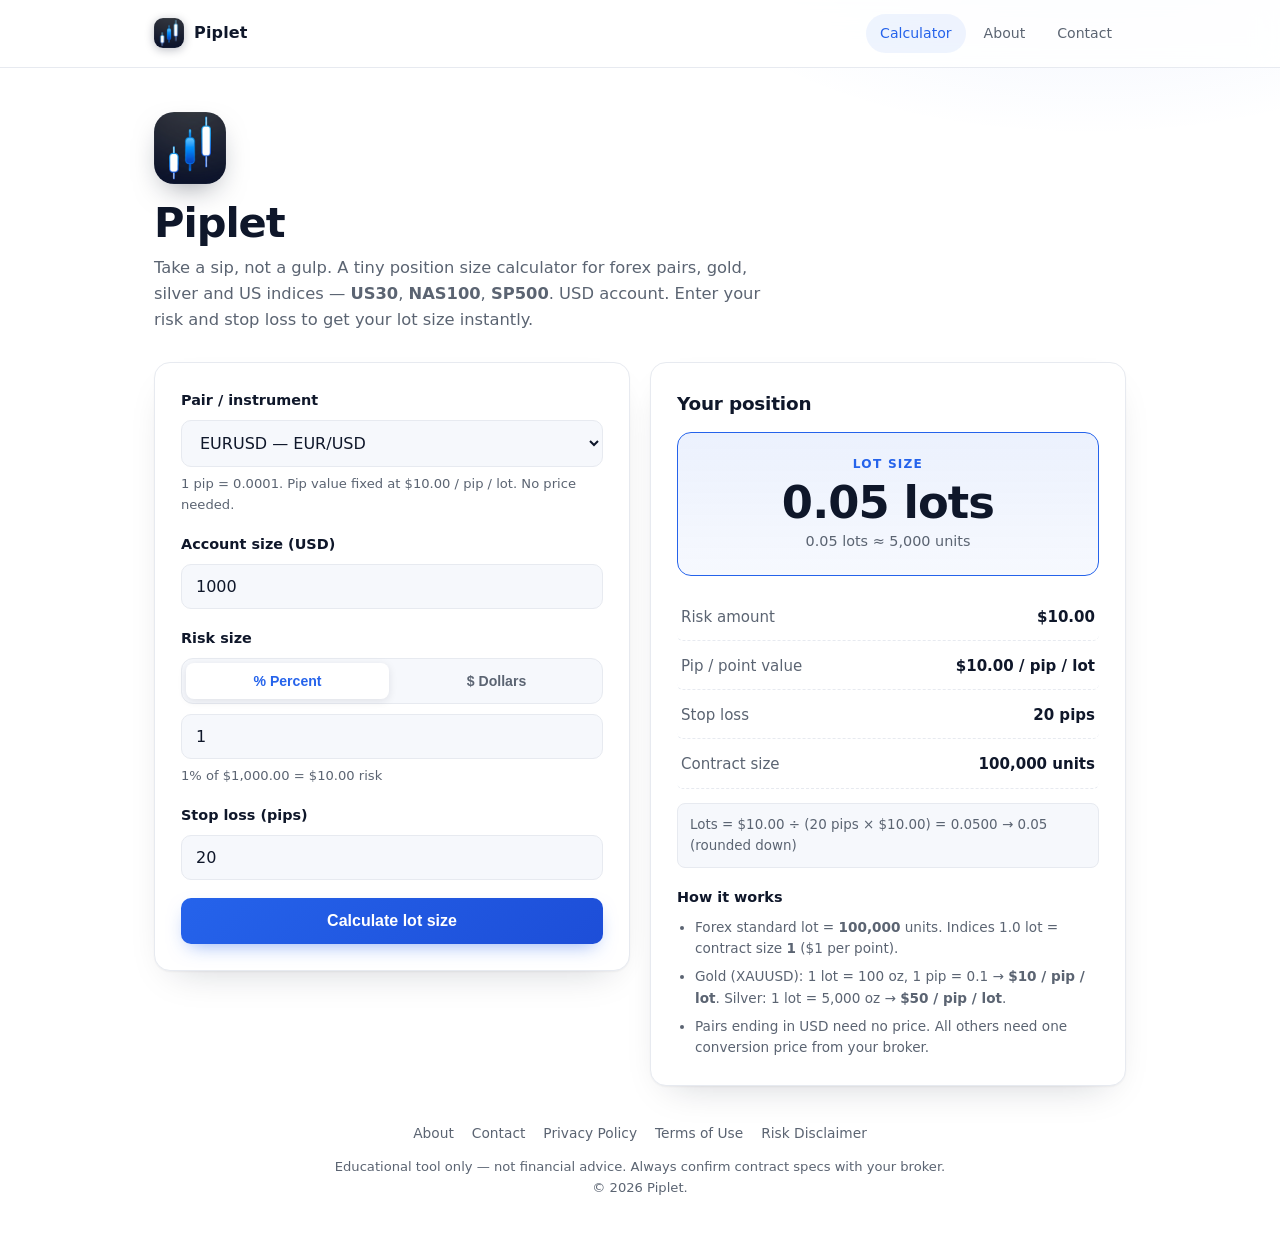
<file: index.html>
<!DOCTYPE html>
<html lang="en">
<head>
  <meta charset="UTF-8" />
  <meta name="viewport" content="width=device-width, initial-scale=1.0" />
  <meta name="description" content="Piplet — a tiny, friendly position size calculator for forex pairs, gold, silver and US indices (US30, NAS100, SP500)." />
  <title>Piplet — Position Size Calculator</title>
  <link rel="stylesheet" href="styles.css" />
  <link rel="icon" type="image/png" sizes="32x32" href="assets/favicon-32.png" />
  <link rel="icon" type="image/png" sizes="16x16" href="assets/favicon-16.png" />
  <link rel="apple-touch-icon" sizes="180x180" href="assets/apple-touch-icon.png" />
  <meta property="og:image" content="assets/piplet-logo-512.png" />
</head>
<body>
  <header class="topbar">
    <div class="topbar-inner">
      <a class="logo" href="index.html"><img class="logo-mark" src="assets/piplet-icon-64.png" alt="" width="30" height="30" />Piplet</a>
      <nav class="topnav" aria-label="Site">
        <a href="index.html" class="active">Calculator</a>
        <a href="about.html">About</a>
        <a href="contact.html">Contact</a>
      </nav>
    </div>
  </header>

  <main class="wrap">
    <section class="intro">
      <img class="hero-logo" src="assets/piplet-icon-192.png" alt="Piplet logo" width="72" height="72" />
      <h1>Piplet</h1>
      <p>Take a sip, not a gulp. A tiny position size calculator for forex pairs, gold, silver and US indices — <strong>US30</strong>, <strong>NAS100</strong>, <strong>SP500</strong>. USD account. Enter your risk and stop loss to get your lot size instantly.</p>
    </section>

    <div class="layout">
      <form class="card form" id="calc-form" novalidate>
        <div class="field">
          <label for="pair">Pair / instrument</label>
          <select id="pair" required></select>
          <p class="hint" id="pair-hint"></p>
        </div>

        <div class="field">
          <label for="account">Account size (USD)</label>
          <input id="account" type="number" min="0" step="any" value="1000" placeholder="e.g. 1000" required />
        </div>

        <div class="field">
          <label>Risk size</label>
          <div class="segmented" role="tablist" aria-label="Risk mode">
            <button type="button" id="mode-pct" class="seg active" aria-pressed="true">% Percent</button>
            <button type="button" id="mode-cash" class="seg" aria-pressed="false">$ Dollars</button>
          </div>
          <input id="risk" type="number" min="0" step="any" value="1" placeholder="e.g. 1" required />
          <p class="hint" id="risk-hint">1% of $1,000 = $10.00 risk</p>
        </div>

        <div class="field">
          <label for="sl" id="sl-label">Stop loss (pips)</label>
          <input id="sl" type="number" min="0" step="any" value="20" placeholder="e.g. 20" required />
        </div>

        <div class="field" id="price-wrap" hidden>
          <label for="price" id="price-label">Current price</label>
          <input id="price" type="number" min="0" step="any" placeholder="e.g. 150.00" />
          <p class="hint" id="price-hint"></p>
        </div>

        <button type="submit" class="btn">Calculate lot size</button>
        <p class="error" id="error" role="alert" hidden></p>
      </form>

      <section class="card results" aria-live="polite">
        <h2>Your position</h2>
        <div class="result-main" id="result-main">
          <span class="result-label">Lot size</span>
          <strong class="result-lots" id="out-lots">—</strong>
          <span class="result-units" id="out-units"></span>
        </div>
        <dl class="kv">
          <div><dt>Risk amount</dt><dd id="out-risk">$—</dd></div>
          <div><dt>Pip / point value</dt><dd id="out-pip">—</dd></div>
          <div><dt>Stop loss</dt><dd id="out-sl">—</dd></div>
          <div><dt>Contract size</dt><dd id="out-contract">—</dd></div>
        </dl>
        <p class="formula" id="out-formula"></p>
        <p class="warn" id="out-warn" hidden></p>
        <div class="notes">
          <h3>How it works</h3>
          <ul>
            <li>Forex standard lot = <strong>100,000</strong> units. Indices 1.0 lot = contract size <strong>1</strong> ($1 per point).</li>
            <li>Gold (XAUUSD): 1 lot = 100 oz, 1 pip = 0.1 → <strong>$10 / pip / lot</strong>. Silver: 1 lot = 5,000 oz → <strong>$50 / pip / lot</strong>.</li>
            <li>Pairs ending in USD need no price. All others need one conversion price from your broker.</li>
          </ul>
        </div>
      </section>
    </div>

    <footer class="foot">
      <nav class="foot-links" aria-label="Legal">
        <a href="about.html">About</a>
        <a href="contact.html">Contact</a>
        <a href="privacy.html">Privacy Policy</a>
        <a href="terms.html">Terms of Use</a>
        <a href="disclaimer.html">Risk Disclaimer</a>
      </nav>
      <p>Educational tool only — not financial advice. Always confirm contract specs with your broker.</p>
      <p class="foot-copy">&copy; <span id="year"></span> Piplet.</p>
    </footer>
  </main>

  <script>document.getElementById("year").textContent = new Date().getFullYear();</script>

  <script src="app.js"></script>
</body>
</html>
</file>
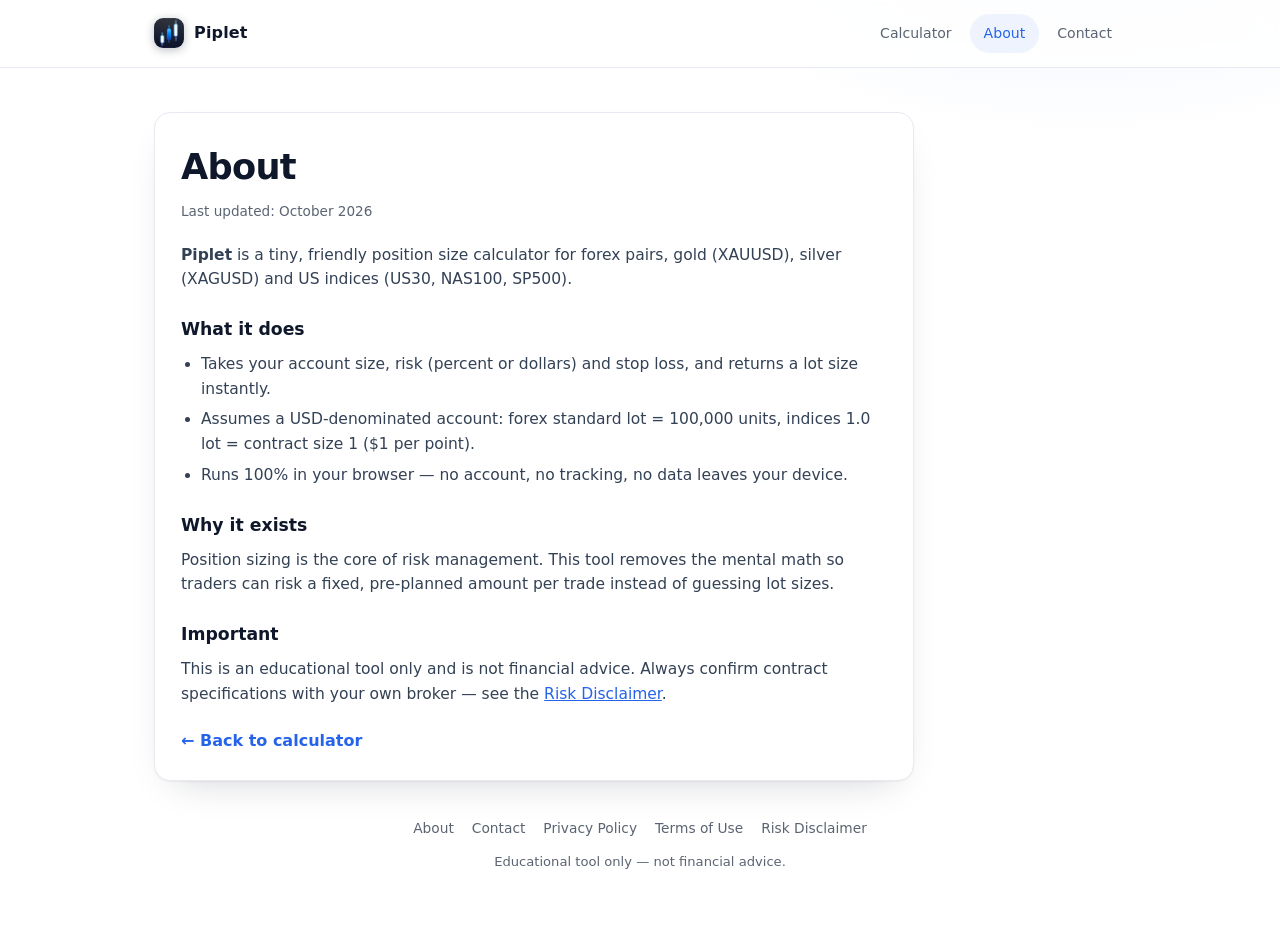
<file: about.html>
<!DOCTYPE html>
<html lang="en">
<head>
  <meta charset="UTF-8" />
  <meta name="viewport" content="width=device-width, initial-scale=1.0" />
  <meta name="description" content="About Piplet — a tiny, friendly position size tool for forex, gold, silver and US indices." />
  <title>About — Piplet</title>
  <link rel="stylesheet" href="styles.css" />
  <link rel="icon" type="image/png" sizes="32x32" href="assets/favicon-32.png" />
  <link rel="icon" type="image/png" sizes="16x16" href="assets/favicon-16.png" />
  <link rel="apple-touch-icon" sizes="180x180" href="assets/apple-touch-icon.png" />
</head>
<body>
  <header class="topbar">
    <div class="topbar-inner">
      <a class="logo" href="index.html"><img class="logo-mark" src="assets/piplet-icon-64.png" alt="" width="30" height="30" />Piplet</a>
      <nav class="topnav" aria-label="Site">
        <a href="index.html">Calculator</a>
        <a href="about.html" class="active">About</a>
        <a href="contact.html">Contact</a>
      </nav>
    </div>
  </header>
  <main class="wrap">
    <article class="card page">
      <h1>About</h1>
      <p class="updated">Last updated: October 2026</p>
      <p><strong>Piplet</strong> is a tiny, friendly position size calculator for forex pairs, gold (XAUUSD), silver (XAGUSD) and US indices (US30, NAS100, SP500).</p>
      <h2>What it does</h2>
      <ul>
        <li>Takes your account size, risk (percent or dollars) and stop loss, and returns a lot size instantly.</li>
        <li>Assumes a USD-denominated account: forex standard lot = 100,000 units, indices 1.0 lot = contract size 1 ($1 per point).</li>
        <li>Runs 100% in your browser — no account, no tracking, no data leaves your device.</li>
      </ul>
      <h2>Why it exists</h2>
      <p>Position sizing is the core of risk management. This tool removes the mental math so traders can risk a fixed, pre-planned amount per trade instead of guessing lot sizes.</p>
      <h2>Important</h2>
      <p>This is an educational tool only and is not financial advice. Always confirm contract specifications with your own broker — see the <a href="disclaimer.html">Risk Disclaimer</a>.</p>
      <a class="back" href="index.html">← Back to calculator</a>
    </article>
    <footer class="foot">
      <nav class="foot-links" aria-label="Legal">
        <a href="about.html">About</a>
        <a href="contact.html">Contact</a>
        <a href="privacy.html">Privacy Policy</a>
        <a href="terms.html">Terms of Use</a>
        <a href="disclaimer.html">Risk Disclaimer</a>
      </nav>
      <p>Educational tool only — not financial advice.</p>
    </footer>
  </main>
</body>
</html>
</file>
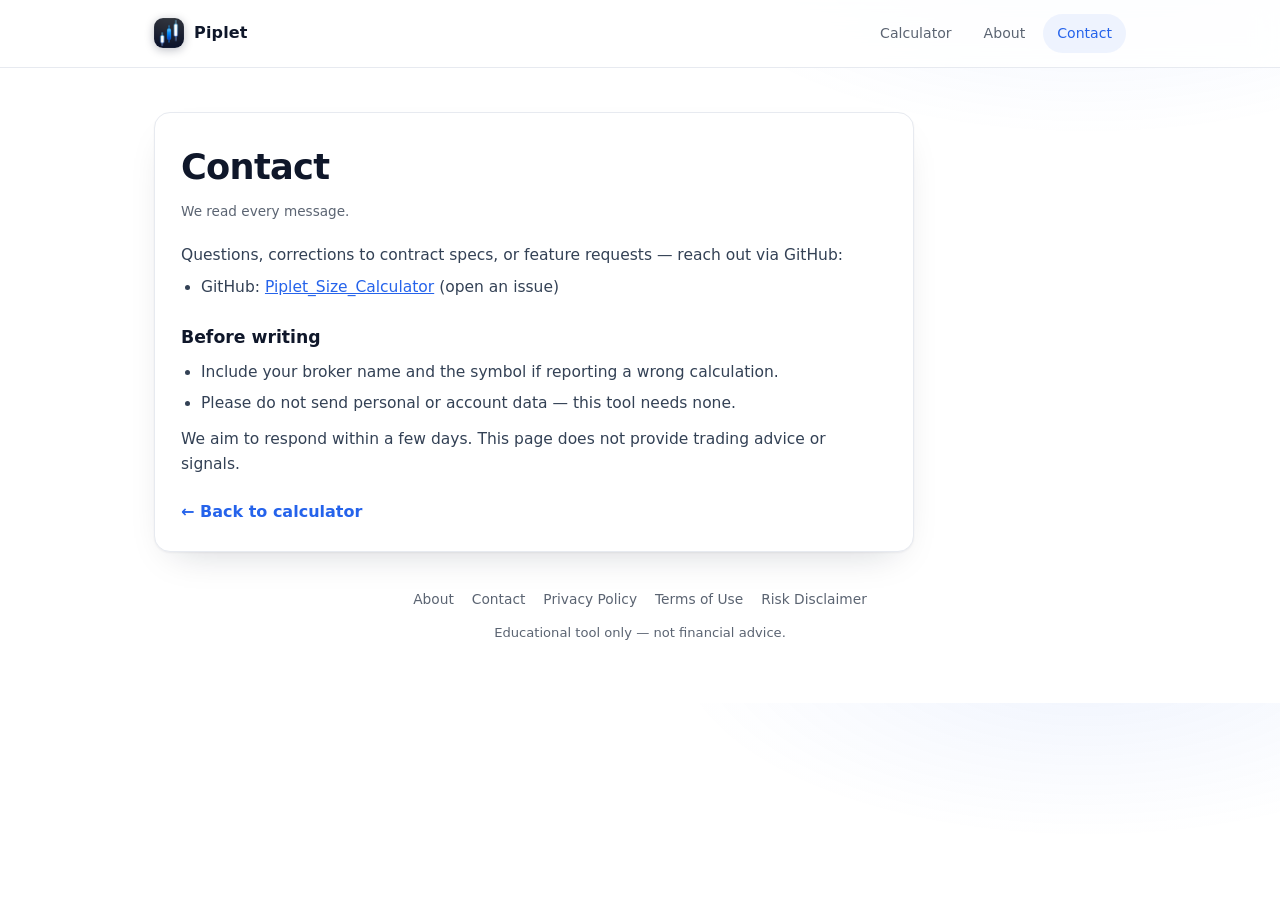
<file: contact.html>
<!DOCTYPE html>
<html lang="en">
<head>
  <meta charset="UTF-8" />
  <meta name="viewport" content="width=device-width, initial-scale=1.0" />
  <meta name="description" content="Contact Piplet." />
  <title>Contact — Piplet</title>
  <link rel="stylesheet" href="styles.css" />
  <link rel="icon" type="image/png" sizes="32x32" href="assets/favicon-32.png" />
  <link rel="icon" type="image/png" sizes="16x16" href="assets/favicon-16.png" />
  <link rel="apple-touch-icon" sizes="180x180" href="assets/apple-touch-icon.png" />
</head>
<body>
  <header class="topbar">
    <div class="topbar-inner">
      <a class="logo" href="index.html"><img class="logo-mark" src="assets/piplet-icon-64.png" alt="" width="30" height="30" />Piplet</a>
      <nav class="topnav" aria-label="Site">
        <a href="index.html">Calculator</a>
        <a href="about.html">About</a>
        <a href="contact.html" class="active">Contact</a>
      </nav>
    </div>
  </header>
  <main class="wrap">
    <article class="card page">
      <h1>Contact</h1>
      <p class="updated">We read every message.</p>
      <p>Questions, corrections to contract specs, or feature requests — reach out via GitHub:</p>
      <ul>
        <li>GitHub: <a href="https://github.com/GataLavApols/Piplet_Size_Calculator">Piplet_Size_Calculator</a> (open an issue)</li>
      </ul>
      <h2>Before writing</h2>
      <ul>
        <li>Include your broker name and the symbol if reporting a wrong calculation.</li>
        <li>Please do not send personal or account data — this tool needs none.</li>
      </ul>
      <p>We aim to respond within a few days. This page does not provide trading advice or signals.</p>
      <a class="back" href="index.html">← Back to calculator</a>
    </article>
    <footer class="foot">
      <nav class="foot-links" aria-label="Legal">
        <a href="about.html">About</a>
        <a href="contact.html">Contact</a>
        <a href="privacy.html">Privacy Policy</a>
        <a href="terms.html">Terms of Use</a>
        <a href="disclaimer.html">Risk Disclaimer</a>
      </nav>
      <p>Educational tool only — not financial advice.</p>
    </footer>
  </main>
</body>
</html>
</file>
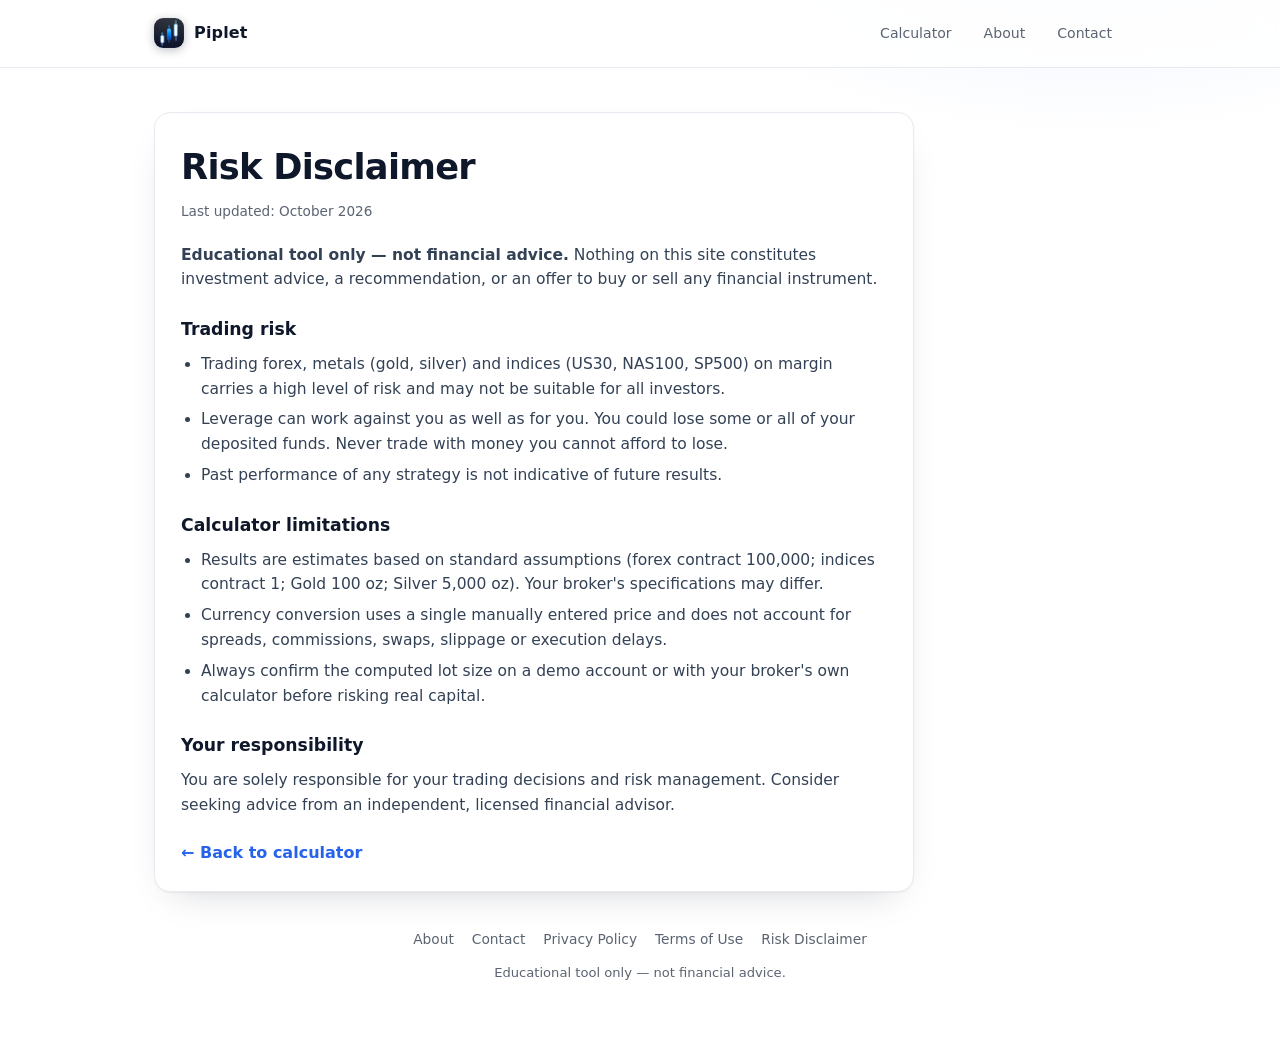
<file: disclaimer.html>
<!DOCTYPE html>
<html lang="en">
<head>
  <meta charset="UTF-8" />
  <meta name="viewport" content="width=device-width, initial-scale=1.0" />
  <meta name="description" content="Risk Disclaimer for Piplet. Trading forex, metals and indices involves substantial risk." />
  <title>Risk Disclaimer — Piplet</title>
  <link rel="stylesheet" href="styles.css" />
  <link rel="icon" type="image/png" sizes="32x32" href="assets/favicon-32.png" />
  <link rel="icon" type="image/png" sizes="16x16" href="assets/favicon-16.png" />
  <link rel="apple-touch-icon" sizes="180x180" href="assets/apple-touch-icon.png" />
</head>
<body>
  <header class="topbar">
    <div class="topbar-inner">
      <a class="logo" href="index.html"><img class="logo-mark" src="assets/piplet-icon-64.png" alt="" width="30" height="30" />Piplet</a>
      <nav class="topnav" aria-label="Site">
        <a href="index.html">Calculator</a>
        <a href="about.html">About</a>
        <a href="contact.html">Contact</a>
      </nav>
    </div>
  </header>
  <main class="wrap">
    <article class="card page">
      <h1>Risk Disclaimer</h1>
      <p class="updated">Last updated: October 2026</p>
      <p><strong>Educational tool only — not financial advice.</strong> Nothing on this site constitutes investment advice, a recommendation, or an offer to buy or sell any financial instrument.</p>
      <h2>Trading risk</h2>
      <ul>
        <li>Trading forex, metals (gold, silver) and indices (US30, NAS100, SP500) on margin carries a high level of risk and may not be suitable for all investors.</li>
        <li>Leverage can work against you as well as for you. You could lose some or all of your deposited funds. Never trade with money you cannot afford to lose.</li>
        <li>Past performance of any strategy is not indicative of future results.</li>
      </ul>
      <h2>Calculator limitations</h2>
      <ul>
        <li>Results are estimates based on standard assumptions (forex contract 100,000; indices contract 1; Gold 100 oz; Silver 5,000 oz). Your broker's specifications may differ.</li>
        <li>Currency conversion uses a single manually entered price and does not account for spreads, commissions, swaps, slippage or execution delays.</li>
        <li>Always confirm the computed lot size on a demo account or with your broker's own calculator before risking real capital.</li>
      </ul>
      <h2>Your responsibility</h2>
      <p>You are solely responsible for your trading decisions and risk management. Consider seeking advice from an independent, licensed financial advisor.</p>
      <a class="back" href="index.html">← Back to calculator</a>
    </article>
    <footer class="foot">
      <nav class="foot-links" aria-label="Legal">
        <a href="about.html">About</a>
        <a href="contact.html">Contact</a>
        <a href="privacy.html">Privacy Policy</a>
        <a href="terms.html">Terms of Use</a>
        <a href="disclaimer.html">Risk Disclaimer</a>
      </nav>
      <p>Educational tool only — not financial advice.</p>
    </footer>
  </main>
</body>
</html>
</file>
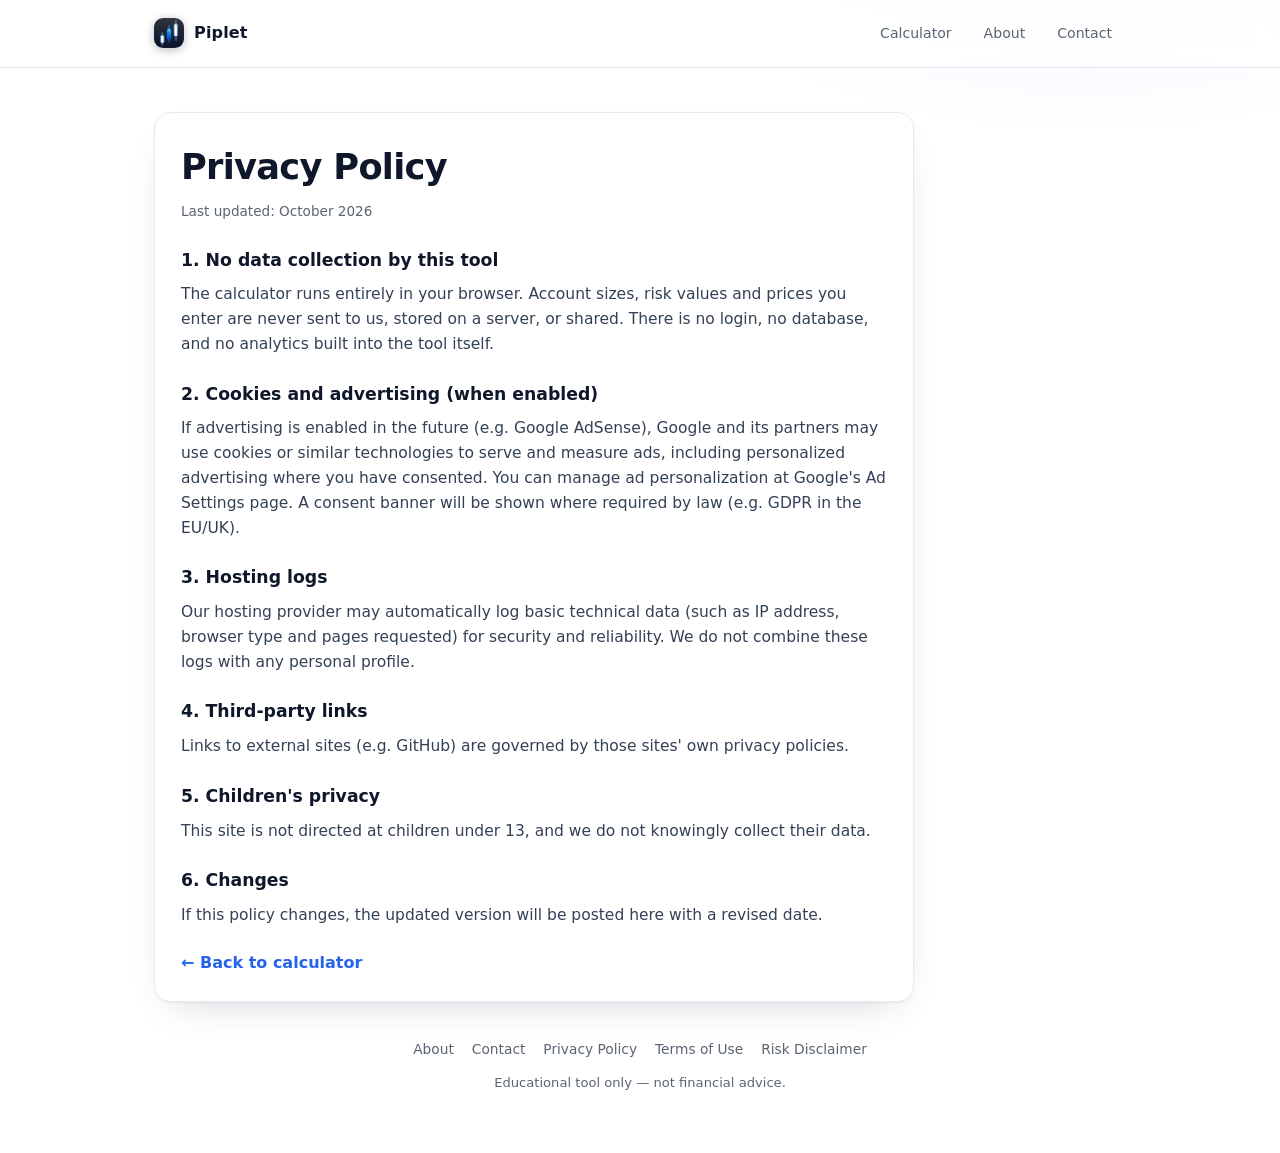
<file: privacy.html>
<!DOCTYPE html>
<html lang="en">
<head>
  <meta charset="UTF-8" />
  <meta name="viewport" content="width=device-width, initial-scale=1.0" />
  <meta name="description" content="Privacy Policy for Piplet." />
  <title>Privacy Policy — Piplet</title>
  <link rel="stylesheet" href="styles.css" />
  <link rel="icon" type="image/png" sizes="32x32" href="assets/favicon-32.png" />
  <link rel="icon" type="image/png" sizes="16x16" href="assets/favicon-16.png" />
  <link rel="apple-touch-icon" sizes="180x180" href="assets/apple-touch-icon.png" />
</head>
<body>
  <header class="topbar">
    <div class="topbar-inner">
      <a class="logo" href="index.html"><img class="logo-mark" src="assets/piplet-icon-64.png" alt="" width="30" height="30" />Piplet</a>
      <nav class="topnav" aria-label="Site">
        <a href="index.html">Calculator</a>
        <a href="about.html">About</a>
        <a href="contact.html">Contact</a>
      </nav>
    </div>
  </header>
  <main class="wrap">
    <article class="card page">
      <h1>Privacy Policy</h1>
      <p class="updated">Last updated: October 2026</p>
      <h2>1. No data collection by this tool</h2>
      <p>The calculator runs entirely in your browser. Account sizes, risk values and prices you enter are never sent to us, stored on a server, or shared. There is no login, no database, and no analytics built into the tool itself.</p>
      <h2>2. Cookies and advertising (when enabled)</h2>
      <p>If advertising is enabled in the future (e.g. Google AdSense), Google and its partners may use cookies or similar technologies to serve and measure ads, including personalized advertising where you have consented. You can manage ad personalization at Google's Ad Settings page. A consent banner will be shown where required by law (e.g. GDPR in the EU/UK).</p>
      <h2>3. Hosting logs</h2>
      <p>Our hosting provider may automatically log basic technical data (such as IP address, browser type and pages requested) for security and reliability. We do not combine these logs with any personal profile.</p>
      <h2>4. Third-party links</h2>
      <p>Links to external sites (e.g. GitHub) are governed by those sites' own privacy policies.</p>
      <h2>5. Children's privacy</h2>
      <p>This site is not directed at children under 13, and we do not knowingly collect their data.</p>
      <h2>6. Changes</h2>
      <p>If this policy changes, the updated version will be posted here with a revised date.</p>
      <a class="back" href="index.html">← Back to calculator</a>
    </article>
    <footer class="foot">
      <nav class="foot-links" aria-label="Legal">
        <a href="about.html">About</a>
        <a href="contact.html">Contact</a>
        <a href="privacy.html">Privacy Policy</a>
        <a href="terms.html">Terms of Use</a>
        <a href="disclaimer.html">Risk Disclaimer</a>
      </nav>
      <p>Educational tool only — not financial advice.</p>
    </footer>
  </main>
</body>
</html>
</file>
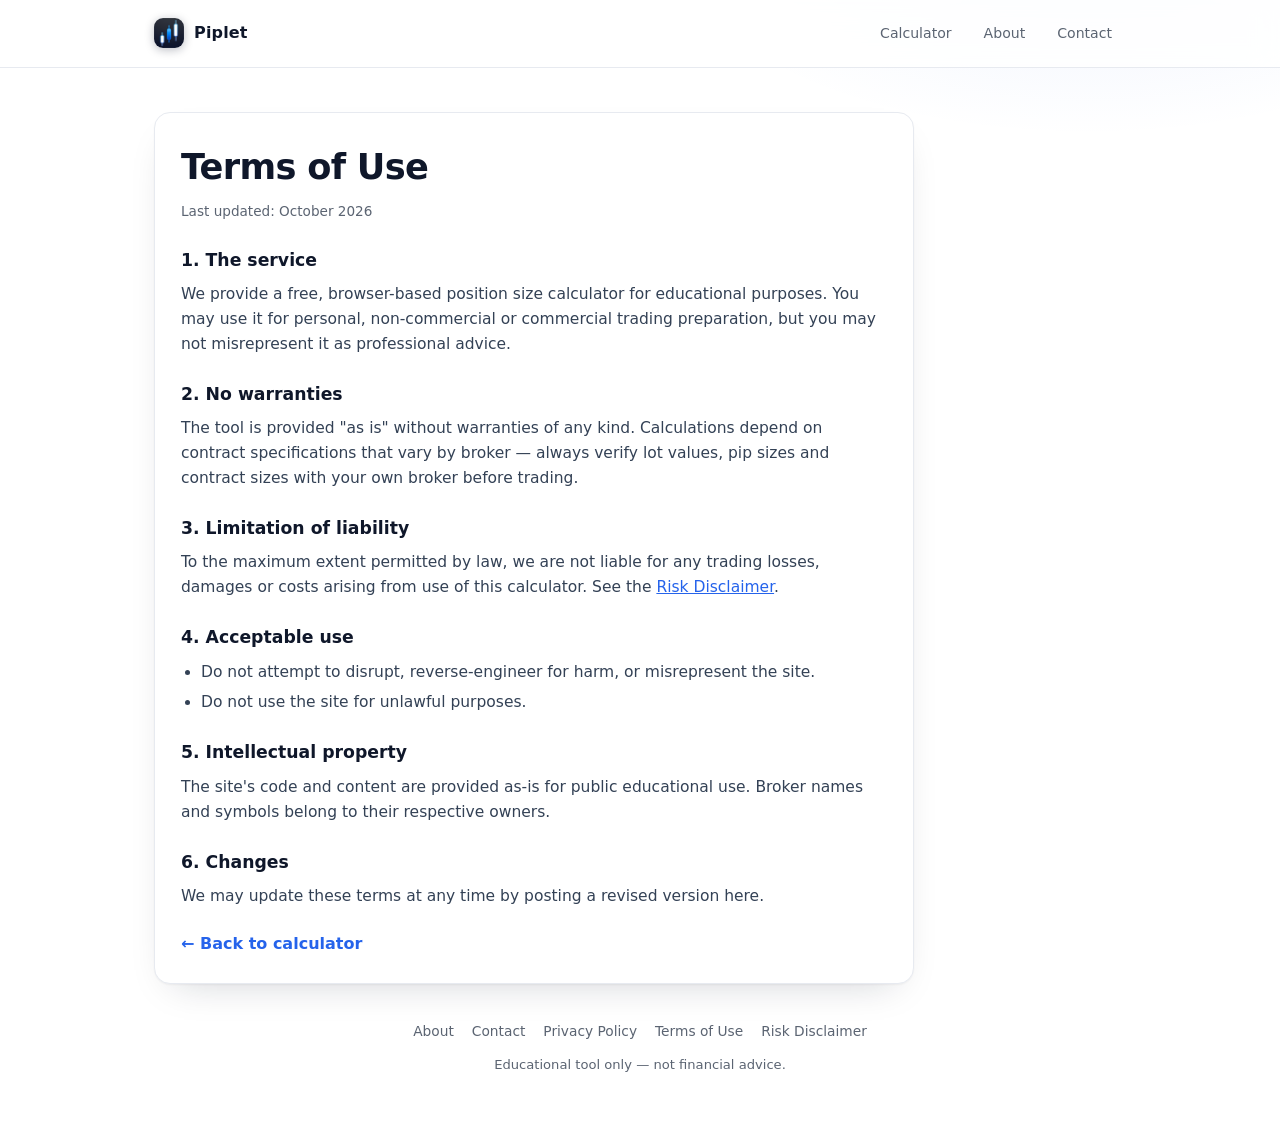
<file: terms.html>
<!DOCTYPE html>
<html lang="en">
<head>
  <meta charset="UTF-8" />
  <meta name="viewport" content="width=device-width, initial-scale=1.0" />
  <meta name="description" content="Terms of Use for Piplet." />
  <title>Terms of Use — Piplet</title>
  <link rel="stylesheet" href="styles.css" />
  <link rel="icon" type="image/png" sizes="32x32" href="assets/favicon-32.png" />
  <link rel="icon" type="image/png" sizes="16x16" href="assets/favicon-16.png" />
  <link rel="apple-touch-icon" sizes="180x180" href="assets/apple-touch-icon.png" />
</head>
<body>
  <header class="topbar">
    <div class="topbar-inner">
      <a class="logo" href="index.html"><img class="logo-mark" src="assets/piplet-icon-64.png" alt="" width="30" height="30" />Piplet</a>
      <nav class="topnav" aria-label="Site">
        <a href="index.html">Calculator</a>
        <a href="about.html">About</a>
        <a href="contact.html">Contact</a>
      </nav>
    </div>
  </header>
  <main class="wrap">
    <article class="card page">
      <h1>Terms of Use</h1>
      <p class="updated">Last updated: October 2026</p>
      <h2>1. The service</h2>
      <p>We provide a free, browser-based position size calculator for educational purposes. You may use it for personal, non-commercial or commercial trading preparation, but you may not misrepresent it as professional advice.</p>
      <h2>2. No warranties</h2>
      <p>The tool is provided "as is" without warranties of any kind. Calculations depend on contract specifications that vary by broker — always verify lot values, pip sizes and contract sizes with your own broker before trading.</p>
      <h2>3. Limitation of liability</h2>
      <p>To the maximum extent permitted by law, we are not liable for any trading losses, damages or costs arising from use of this calculator. See the <a href="disclaimer.html">Risk Disclaimer</a>.</p>
      <h2>4. Acceptable use</h2>
      <ul>
        <li>Do not attempt to disrupt, reverse-engineer for harm, or misrepresent the site.</li>
        <li>Do not use the site for unlawful purposes.</li>
      </ul>
      <h2>5. Intellectual property</h2>
      <p>The site's code and content are provided as-is for public educational use. Broker names and symbols belong to their respective owners.</p>
      <h2>6. Changes</h2>
      <p>We may update these terms at any time by posting a revised version here.</p>
      <a class="back" href="index.html">← Back to calculator</a>
    </article>
    <footer class="foot">
      <nav class="foot-links" aria-label="Legal">
        <a href="about.html">About</a>
        <a href="contact.html">Contact</a>
        <a href="privacy.html">Privacy Policy</a>
        <a href="terms.html">Terms of Use</a>
        <a href="disclaimer.html">Risk Disclaimer</a>
      </nav>
      <p>Educational tool only — not financial advice.</p>
    </footer>
  </main>
</body>
</html>
</file>
<file: styles.css>
/* Piplet — professional minimal, white + blue */
:root {
  --bg: #ffffff;
  --bg-soft: #f6f8fc;
  --card: #ffffff;
  --text: #0f172a;
  --muted: #5b6472;
  --border: #e7eaf0;
  --accent: #2563eb;
  --accent-dark: #1d4ed8;
  --accent-soft: rgba(37, 99, 235, 0.07);
  --radius: 16px;
  --radius-sm: 10px;
  --shadow: 0 1px 2px rgba(15, 23, 42, 0.05), 0 16px 38px -20px rgba(15, 23, 42, 0.22);
  --ease: cubic-bezier(0.22, 1, 0.36, 1);
}

* { box-sizing: border-box; margin: 0; padding: 0; }

html { scroll-behavior: smooth; }

body {
  background:
    radial-gradient(600px 280px at 85% -60px, rgba(37, 99, 235, 0.08), transparent 70%),
    var(--bg);
  color: var(--text);
  font-family: "Inter", system-ui, -apple-system, "Segoe UI", sans-serif;
  line-height: 1.6;
  -webkit-font-smoothing: antialiased;
}

a { color: inherit; }

/* ---------- Top bar ---------- */
.topbar {
  border-bottom: 1px solid var(--border);
  background: rgba(255, 255, 255, 0.82);
  backdrop-filter: blur(14px);
  -webkit-backdrop-filter: blur(14px);
  position: sticky;
  top: 0;
  z-index: 10;
}

.topbar-inner {
  max-width: 1020px;
  margin: 0 auto;
  padding: 14px 24px;
  display: flex;
  align-items: center;
  justify-content: space-between;
  gap: 16px;
}

.logo {
  font-weight: 700;
  letter-spacing: 0.01em;
  text-decoration: none;
  display: inline-flex;
  align-items: center;
  gap: 10px;
}
.logo-mark {
  width: 30px;
  height: 30px;
  border-radius: 9px;
  display: block;
  box-shadow: 0 2px 10px rgba(15, 23, 42, 0.28);
  transition: transform 0.25s var(--ease), box-shadow 0.25s var(--ease);
}
.logo:hover .logo-mark {
  transform: translateY(-1px) rotate(-3deg);
  box-shadow: 0 6px 16px rgba(37, 99, 235, 0.4);
}

.hero-logo {
  width: 72px;
  height: 72px;
  border-radius: 20px;
  display: block;
  margin-bottom: 16px;
  box-shadow: 0 12px 30px -12px rgba(15, 23, 42, 0.5);
  animation: logoIn 0.7s var(--ease) both;
}
@keyframes logoIn {
  from { opacity: 0; transform: scale(0.86) translateY(6px); }
  to { opacity: 1; transform: none; }
}

.topnav { display: flex; gap: 4px; }
.topnav a {
  text-decoration: none;
  font-size: 0.88rem;
  font-weight: 500;
  color: var(--muted);
  padding: 8px 14px;
  border-radius: 999px;
  transition: color 0.2s var(--ease), background 0.2s var(--ease);
}
.topnav a:hover { color: var(--text); background: var(--bg-soft); }
.topnav a.active { color: var(--accent); background: var(--accent-soft); }

/* ---------- Layout ---------- */
.wrap {
  max-width: 1020px;
  margin: 0 auto;
  padding: 44px 24px 60px;
  animation: pageIn 0.5s var(--ease) both;
}
@keyframes pageIn {
  from { opacity: 0; transform: translateY(10px); }
  to { opacity: 1; transform: none; }
}

.intro h1 {
  font-size: clamp(1.9rem, 4vw, 2.6rem);
  letter-spacing: -0.025em;
  line-height: 1.1;
  margin-bottom: 10px;
}
.intro p { color: var(--muted); max-width: 640px; margin-bottom: 28px; font-size: 1.02rem; }

.layout {
  display: grid;
  grid-template-columns: 1fr 1fr;
  gap: 20px;
  align-items: start;
}

.card {
  background: var(--card);
  border: 1px solid var(--border);
  border-radius: var(--radius);
  box-shadow: var(--shadow);
  padding: 26px;
  transition: transform 0.25s var(--ease), box-shadow 0.25s var(--ease), border-color 0.25s var(--ease);
}
.card:hover { border-color: #d5dcE8; }

/* ---------- Form ---------- */
.field { margin-bottom: 18px; }
.field label { display: block; font-weight: 600; font-size: 0.9rem; margin-bottom: 8px; }

select, input[type="number"], input[type="text"], input[type="email"], textarea {
  width: 100%;
  padding: 12px 14px;
  border-radius: var(--radius-sm);
  border: 1.5px solid var(--border);
  background: var(--bg-soft);
  color: var(--text);
  font-size: 1rem;
  font-family: inherit;
  outline: none;
  transition: border-color 0.2s var(--ease), background 0.2s var(--ease), box-shadow 0.2s var(--ease), transform 0.15s var(--ease);
}
select:hover, input:hover, textarea:hover { border-color: #cbd5e1; }
select:focus, input:focus, textarea:focus {
  border-color: var(--accent);
  background: #fff;
  box-shadow: 0 0 0 4px rgba(37, 99, 235, 0.12);
}
textarea { resize: vertical; min-height: 110px; }

.hint { font-size: 0.82rem; color: var(--muted); margin-top: 6px; min-height: 1.2em; }

/* Animated conditional price field */
#price-wrap { overflow: hidden; }
#price-wrap[hidden] { display: none; }
#price-wrap:not([hidden]) { animation: slideDown 0.35s var(--ease) both; }
@keyframes slideDown {
  from { opacity: 0; transform: translateY(-8px); max-height: 0; }
  to { opacity: 1; transform: none; max-height: 200px; }
}

/* Segmented risk toggle — fluid */
.segmented {
  display: flex;
  gap: 6px;
  margin-bottom: 10px;
  background: var(--bg-soft);
  border: 1px solid var(--border);
  border-radius: 12px;
  padding: 4px;
}
.seg {
  flex: 1;
  padding: 10px;
  border-radius: 8px;
  border: none;
  background: transparent;
  color: var(--muted);
  font-weight: 600;
  font-size: 0.88rem;
  transition: all 0.22s var(--ease);
}
.seg:hover { color: var(--text); }
.seg.active {
  background: #fff;
  color: var(--accent);
  box-shadow: 0 2px 8px rgba(15, 23, 42, 0.1);
}
.seg:active { transform: scale(0.97); }

.btn {
  width: 100%;
  padding: 14px;
  border-radius: var(--radius-sm);
  border: none;
  background: linear-gradient(135deg, var(--accent), var(--accent-dark));
  color: #fff;
  font-weight: 700;
  font-size: 1rem;
  cursor: pointer;
  box-shadow: 0 8px 20px -8px rgba(37, 99, 235, 0.55);
  transition: transform 0.18s var(--ease), box-shadow 0.18s var(--ease), filter 0.18s var(--ease);
}
.btn:hover { transform: translateY(-2px); filter: brightness(1.06); box-shadow: 0 14px 28px -10px rgba(37, 99, 235, 0.6); }
.btn:active { transform: translateY(0) scale(0.99); }

.error {
  margin-top: 12px;
  color: #b91c1c;
  background: #fef2f2;
  border: 1px solid #fecaca;
  padding: 10px 12px;
  border-radius: var(--radius-sm);
  font-size: 0.88rem;
  animation: shake 0.3s ease;
}
@keyframes shake {
  0%, 100% { transform: translateX(0); }
  25% { transform: translateX(-4px); }
  75% { transform: translateX(4px); }
}

/* ---------- Results ---------- */
.results h2 { font-size: 1.15rem; margin-bottom: 14px; letter-spacing: -0.01em; }

.result-main {
  background: linear-gradient(180deg, rgba(37, 99, 235, 0.09), rgba(37, 99, 235, 0.04));
  border: 1.5px solid rgba(37, 99, 235, 0.35);
  border-radius: 14px;
  padding: 22px 20px;
  text-align: center;
  margin-bottom: 18px;
  transition: border-color 0.25s var(--ease), box-shadow 0.25s var(--ease);
}
.result-label { display: block; font-size: 0.76rem; text-transform: uppercase; letter-spacing: 0.1em; color: var(--accent); font-weight: 700; margin-bottom: 4px; }
.result-lots {
  display: block;
  font-size: clamp(2.2rem, 5vw, 2.8rem);
  line-height: 1.1;
  letter-spacing: -0.02em;
  font-variant-numeric: tabular-nums;
  transition: transform 0.2s var(--ease);
}
.result-units { color: var(--muted); font-size: 0.9rem; }

/* Pulse animation fired from JS on every recalculation */
.result-main.pulse { animation: pulse 0.45s var(--ease); border-color: var(--accent); }
@keyframes pulse {
  0% { box-shadow: 0 0 0 0 rgba(37, 99, 235, 0.35); transform: scale(1); }
  40% { box-shadow: 0 0 0 10px rgba(37, 99, 235, 0); transform: scale(1.015); }
  100% { box-shadow: 0 0 0 0 rgba(37, 99, 235, 0); transform: scale(1); }
}

.kv { display: grid; gap: 2px; margin-bottom: 14px; }
.kv > div {
  display: flex;
  justify-content: space-between;
  align-items: baseline;
  gap: 12px;
  padding: 11px 4px;
  border-bottom: 1px dashed var(--border);
  font-size: 0.94rem;
  border-radius: 6px;
  transition: background 0.2s var(--ease), padding 0.2s var(--ease);
}
.kv > div:hover { background: var(--bg-soft); padding-left: 10px; padding-right: 10px; }
.kv dt { color: var(--muted); }
.kv dd { font-weight: 650; text-align: right; font-variant-numeric: tabular-nums; transition: color 0.2s ease; }

.formula {
  font-size: 0.84rem;
  color: var(--muted);
  background: var(--bg-soft);
  border: 1px solid var(--border);
  padding: 10px 12px;
  border-radius: 8px;
  font-variant-numeric: tabular-nums;
}

.warn {
  margin-top: 12px;
  font-size: 0.86rem;
  color: #92400e;
  background: #fffbeb;
  border: 1px solid #fde68a;
  padding: 10px 12px;
  border-radius: 8px;
  animation: slideDown 0.3s var(--ease) both;
}

.notes { margin-top: 18px; }
.notes h3 { font-size: 0.9rem; margin-bottom: 8px; }
.notes ul { padding-left: 18px; color: var(--muted); font-size: 0.85rem; display: grid; gap: 6px; }

/* ---------- Info pages ---------- */
.page { max-width: 760px; }
.page h1 { font-size: clamp(1.6rem, 3.5vw, 2.2rem); letter-spacing: -0.02em; margin-bottom: 6px; }
.page .updated { color: var(--muted); font-size: 0.85rem; margin-bottom: 20px; }
.page h2 { font-size: 1.08rem; margin: 24px 0 8px; }
.page p, .page li { color: #334155; font-size: 0.97rem; }
.page ul, .page ol { padding-left: 20px; display: grid; gap: 6px; margin: 8px 0 12px; }
.page a { color: var(--accent); }
.back { display: inline-block; margin-top: 22px; color: var(--accent); font-weight: 600; text-decoration: none; }
.back:hover { text-decoration: underline; }

/* ---------- Footer ---------- */
.foot { margin-top: 36px; text-align: center; }
.foot-links {
  display: flex;
  flex-wrap: wrap;
  justify-content: center;
  gap: 6px 18px;
  margin-bottom: 12px;
}
.foot-links a {
  color: var(--muted);
  font-size: 0.86rem;
  font-weight: 500;
  text-decoration: none;
  transition: color 0.2s ease;
}
.foot-links a:hover { color: var(--accent); }
.foot p { color: var(--muted); font-size: 0.82rem; max-width: 640px; margin: 0 auto; }
.foot-copy { margin-top: 6px; }

/* ---------- Responsive ---------- */
@media (max-width: 800px) {
  .layout { grid-template-columns: 1fr; }
  .wrap { padding: 28px 16px 48px; }
  .card { padding: 20px; }
  .topbar-inner { padding: 12px 16px; }
  .topnav a { padding: 7px 10px; font-size: 0.84rem; }
}

@media (prefers-reduced-motion: reduce) {
  *, *::before, *::after { animation: none !important; transition: none !important; }
}
</file>
